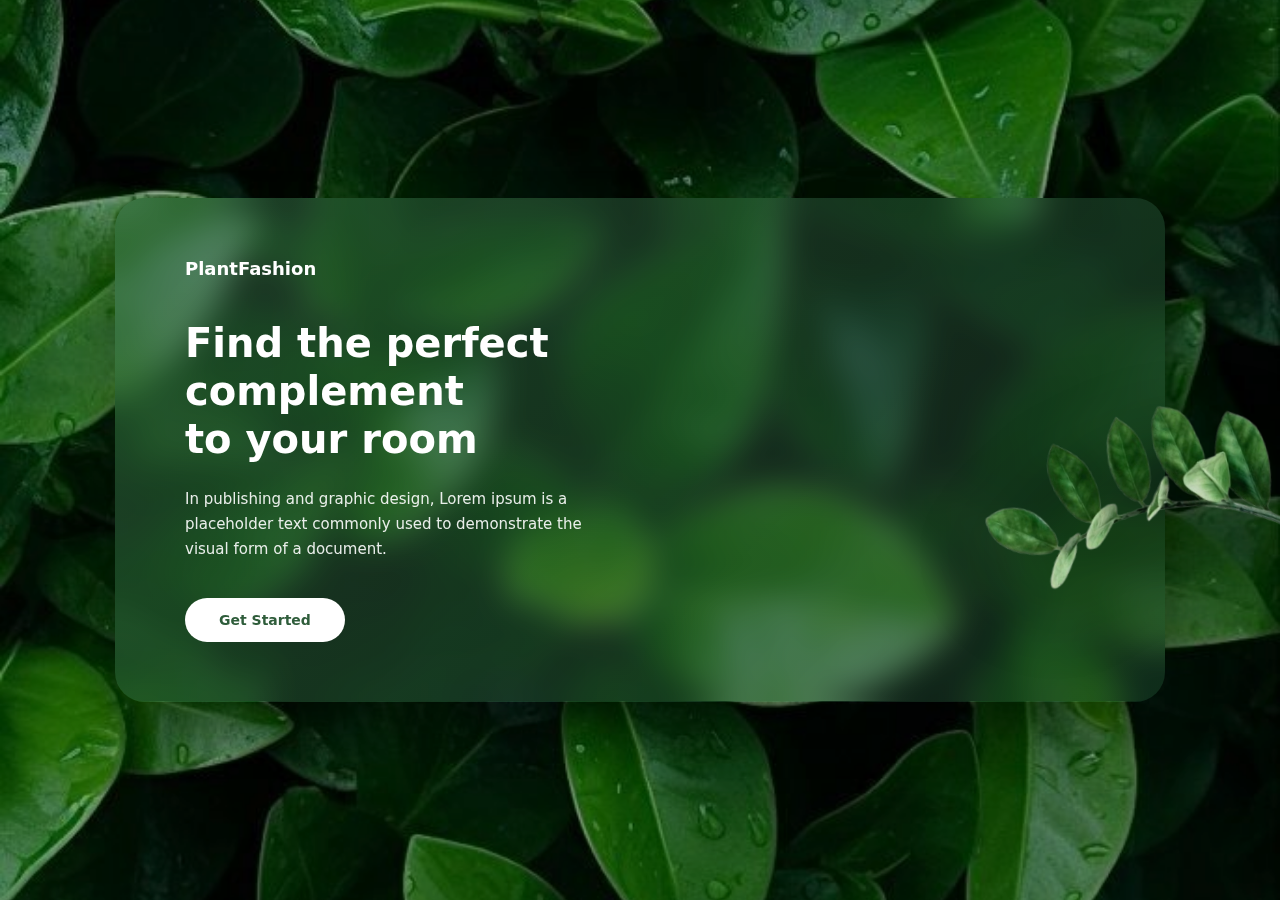
<file: templates/index.html>
<!DOCTYPE html>
<html lang="en">
<head>
  <meta charset="UTF-8">
  <title>PlantFashion</title>
  <link rel="stylesheet" href="/static/style.css">
</head>
<body>

  <div class="background"></div>

  <section class="hero">
    <div class="glass-card">

      <!-- NAV INSIDE GLASS -->
      <div class="glass-nav">
        <div class="logo">PlantFashion</div>
      </div>

      <h1>
        Find the perfect<br>
        complement<br>
        to your room
      </h1>

      <p>
        In publishing and graphic design, Lorem ipsum is a placeholder
        text commonly used to demonstrate the visual form of a document.
      </p>

      <button class="cta-btn" onclick="window.location.href='/detect'">Get Started</a>
</button>
      


    </div>
  </section>
<div class="leaf-overlay">
  <img src="/static/leaf.png" alt="Leaf">
</div>

</body>
</html>
</file>
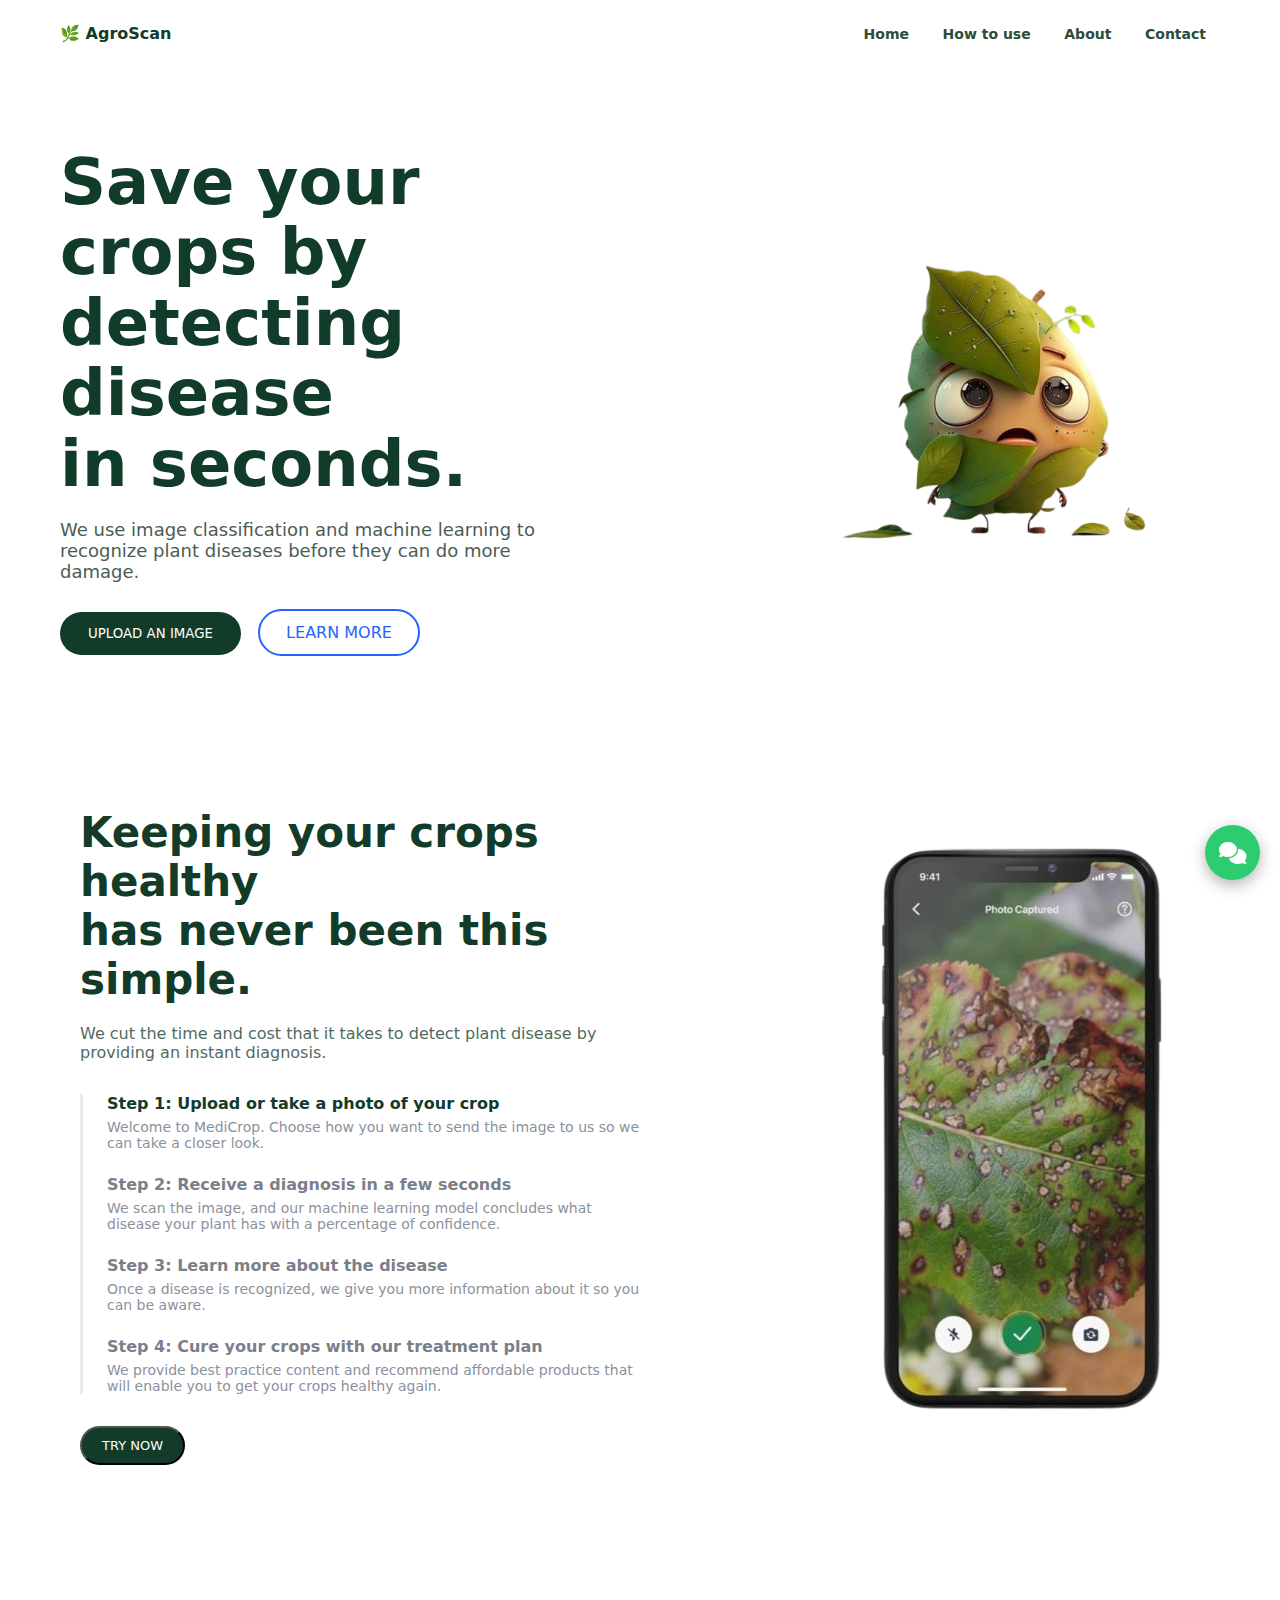
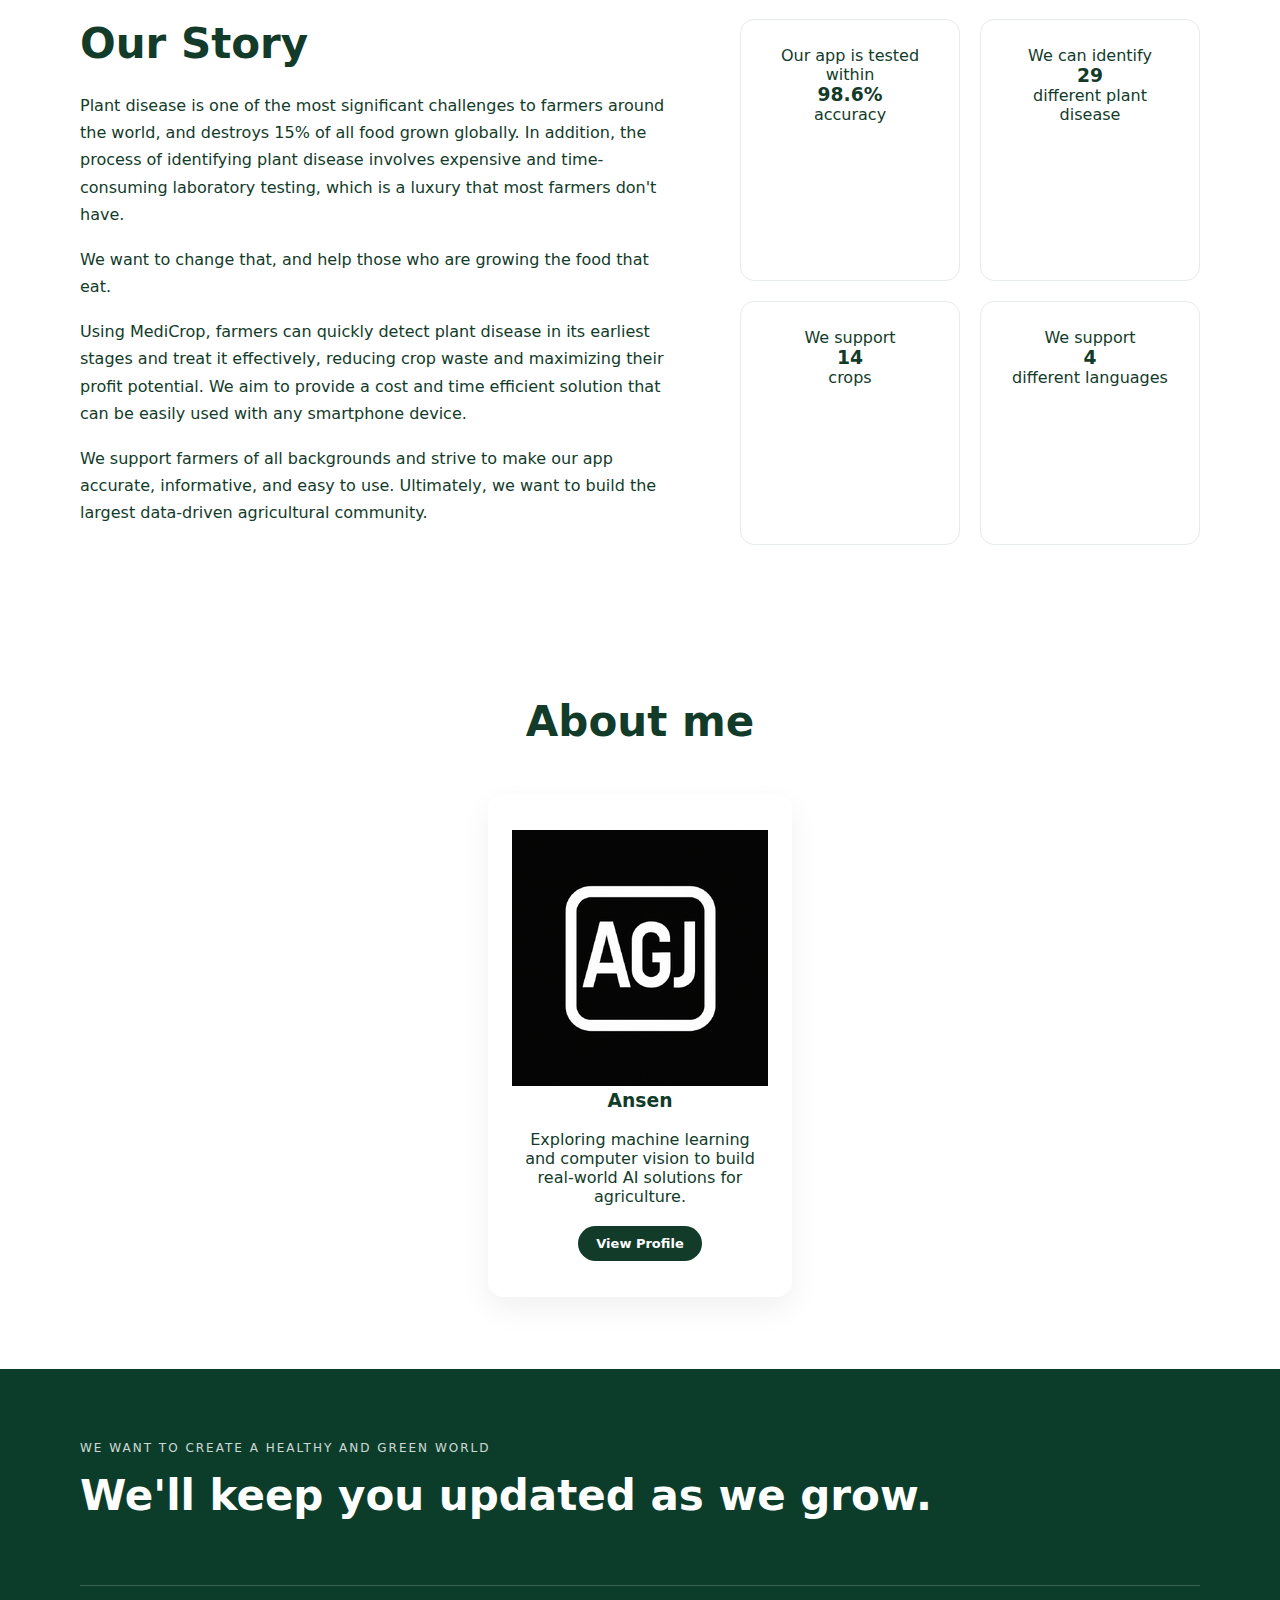
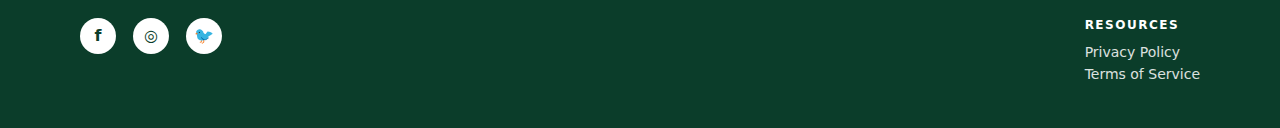
<file: templates/detect.html>
<!DOCTYPE html>
<html lang="en">
<head>
  <meta charset="UTF-8">
  <title>Plant Disease Detection</title>
  <meta name="viewport" content="width=device-width, initial-scale=1.0">
  <link rel="stylesheet" href="/static/detect.css">

  <link rel="stylesheet" href="https://cdnjs.cloudflare.com/ajax/libs/font-awesome/6.5.0/css/all.min.css">

</head>
<body>

  <!-- Navbar -->
  <header class="navbar">
    <div class="logo">🌿 AgroScan</div>
    <nav><b>
      <a href="{{ url_for('home') }}">Home</a>
      <a href="#how">How to use</a>
      <a href="#story">About</a>
      
      <a href="https://ansen-portfolio.onrender.com/contact.html">Contact</a></b>
    </nav>
    
  </header>

  <!-- Hero Section -->
  <!-- Hero Section -->
<section class="hero" id="home">
  <div class="hero-content">

    <!-- LEFT SIDE: TEXT -->
    <div class="hero-text">
      <h1>Save your crops by<br>detecting disease<br>in seconds.</h1>
      <p>
        We use image classification and machine learning to recognize
        plant diseases before they can do more damage.
      </p>

      <div class="buttons">
        <button class="primary" onclick="window.location.href='/upload'">
          UPLOAD AN IMAGE
        </button>

        <a href="https://www.cdfa.ca.gov/citrus/pests_diseases/hlb/PestProfile.html"
   class="secondary" 
   target="_blank">
  LEARN MORE
</a>


      </div>
    </div>

    <!-- RIGHT SIDE: IMAGE -->
    <div class="hero-illustration">
      <img src="/static/illustration.png" alt="Plant illustration">
    </div>

  </div>
</section>


  <section class="how-it-works" id="how">

  <div class="how-text">
    <h2>Keeping your crops healthy<br>has never been this simple.</h2>

    <p class="subtitle">
      We cut the time and cost that it takes to detect plant disease
      by providing an instant diagnosis.
    </p>

    <div class="steps">
      <div class="step active">
        <h4>Step 1: Upload or take a photo of your crop</h4>
        <p>
          Welcome to MediCrop. Choose how you want to send the image to us
          so we can take a closer look.
        </p>
      </div>

      <div class="step">
        <h4>Step 2: Receive a diagnosis in a few seconds</h4>
        <p>
          We scan the image, and our machine learning model concludes
          what disease your plant has with a percentage of confidence.
        </p>
      </div>

      <div class="step">
        <h4>Step 3: Learn more about the disease</h4>
        <p>
          Once a disease is recognized, we give you more information
          about it so you can be aware.
        </p>
      </div>

      <div class="step">
        <h4>Step 4: Cure your crops with our treatment plan</h4>
        <p>
          We provide best practice content and recommend affordable
          products that will enable you to get your crops healthy again.
        </p>
      </div>
    </div>

    <button class="try-btn" onclick="window.location.href='/upload'">TRY NOW</button>
  </div>

  <div class="how-image">
    <img src="/static/phone.png" alt="Mobile app preview">
  </div>

</section>

<section class="our-story" id="story">

  <div class="story-text">
    <h2>Our Story</h2>

    <p>
      Plant disease is one of the most significant challenges to farmers around the world,
      and destroys 15% of all food grown globally. In addition, the process of identifying
      plant disease involves expensive and time-consuming laboratory testing, which is a
      luxury that most farmers don't have.
    </p>

    <p>
      We want to change that, and help those who are growing the food that eat.
    </p>

    <p>
      Using MediCrop, farmers can quickly detect plant disease in its earliest stages and
      treat it effectively, reducing crop waste and maximizing their profit potential.
      We aim to provide a cost and time efficient solution that can be easily used with
      any smartphone device.
    </p>

    <p>
      We support farmers of all backgrounds and strive to make our app accurate,
      informative, and easy to use. Ultimately, we want to build the largest
      data-driven agricultural community.
    </p>
  </div>

  <div class="story-stats">
    <div class="stat-card">
      <p class="stat-title">Our app is tested within</p>
      <h3>98.6%</h3>
      <p class="stat-sub">accuracy</p>
    </div>

    <div class="stat-card">
      <p class="stat-title">We can identify</p>
      <h3>29</h3>
      <p class="stat-sub">different plant disease</p>
    </div>

    <div class="stat-card">
      <p class="stat-title">We support</p>
      <h3>14</h3>
      <p class="stat-sub">crops</p>
    </div>

    <div class="stat-card">
      <p class="stat-title">We support</p>
      <h3>4</h3>
      <p class="stat-sub">different languages</p>
    </div>
  </div>

</section>

<section class="team" id="team">

  <h2 class="team-title">About me</h2>

  <div class="team-grid">

    <div class="team-card">
      <img src="/static/team1.jpg" alt="Ansen" class="team-photo">

      <h3>Ansen</h3>
      <br>
      <p>
        <p>
  Exploring machine learning <br> and computer vision  to build<br>
  real-world AI solutions for <br> agriculture.
</p>

      </p>
      <a href="https://ansen-portfolio.onrender.com/contact.html" class="profile-btn">View Profile</a>

    </div>

  </div>

</section>

<footer class="site-footer" id="footer">

  <div class="footer-top">
    <p class="footer-tagline">
      WE WANT TO CREATE A HEALTHY AND GREEN WORLD
    </p>

    <h2>We'll keep you updated as we grow.</h2>
  </div>

  <div class="footer-bottom">
    <div class="socials">
      <a href="#">f</a>
      <a href="#">◎</a>
      <a href="#">🐦</a>
    </div>

    <div class="resources">
      <h4>RESOURCES</h4>
      <a href="#">Privacy Policy</a>
      <a href="#">Terms of Service</a>
    </div>
  </div>

</footer>

<!-- Chatbot Button -->
<div id="chatbot-toggle">
  <i class="fa-solid fa-comments"></i>
</div>

<!-- Chatbot Window -->
<div id="chatbot">
  <div class="chat-header">
    🌱 AgroScan Bot
    <span id="chatbot-close">&times;</span>
  </div>

  <div class="chat-body" id="chat-body">
    <div class="bot">Hi 👋 I’m AgroScan Bot. How can I help you?</div>
  </div>

  <div class="chat-input">
    <input type="text" id="user-input" placeholder="Type your message..." />
    <button onclick="sendMessage()">Send</button>
  </div>
</div>

<script>
const chatbot = document.getElementById("chatbot");
const toggleBtn = document.getElementById("chatbot-toggle");
const closeBtn = document.getElementById("chatbot-close");
const chatBody = document.getElementById("chat-body");

toggleBtn.onclick = () => {
  chatbot.style.display =
    chatbot.style.display === "flex" ? "none" : "flex";
};

closeBtn.onclick = () => {
  chatbot.style.display = "none";
};

async function sendMessage() {
  const input = document.getElementById("user-input");
  const msg = input.value.trim();
  if (!msg) return;

  chatBody.innerHTML += `<div class="user">${msg}</div>`;
  input.value = "";

  try {
    const res = await fetch("/chat", {
      method: "POST",
      headers: { "Content-Type": "application/json" },
      body: JSON.stringify({ message: msg })
    });

    const data = await res.json();
    chatBody.innerHTML += `<div class="bot">${data.reply}</div>`;
    chatBody.scrollTop = chatBody.scrollHeight;

  } catch {
    chatBody.innerHTML += `<div class="bot">⚠️ Server not running</div>`;
  }
}
const inputField = document.getElementById("user-input");

inputField.addEventListener("keydown", function (event) {
  if (event.key === "Enter") {
    event.preventDefault(); // prevent line break
    sendMessage();
  }
});
</script>


<script>
  async function handleFileUpload() {
    const fileInput = document.getElementById('imageInput');
    const resultDiv = document.getElementById('diagnosis-result');
    const predText = document.getElementById('prediction-text');
    const confText = document.getElementById('confidence-text');

    if (fileInput.files.length === 0) return;

    const formData = new FormData();
    formData.append('file', fileInput.files[0]);

    // Show loading state
    resultDiv.style.display = 'block';
    predText.innerText = "Analyzing image...";

    try {
        const response = await fetch('/predict', {
            method: 'POST',
            body: formData
        });

        const data = await response.json();
        
        if (data.prediction) {
            predText.innerText = `Diagnosis: ${data.prediction}`;
            confText.innerText = `Confidence: ${data.confidence}`;
        } else {
            predText.innerText = "Error: " + data.error;
        }
    } catch (error) {
        predText.innerText = "❌ Analysis failed. Is the server running?";
    }
}
</script>



</body>
</html>
</file>
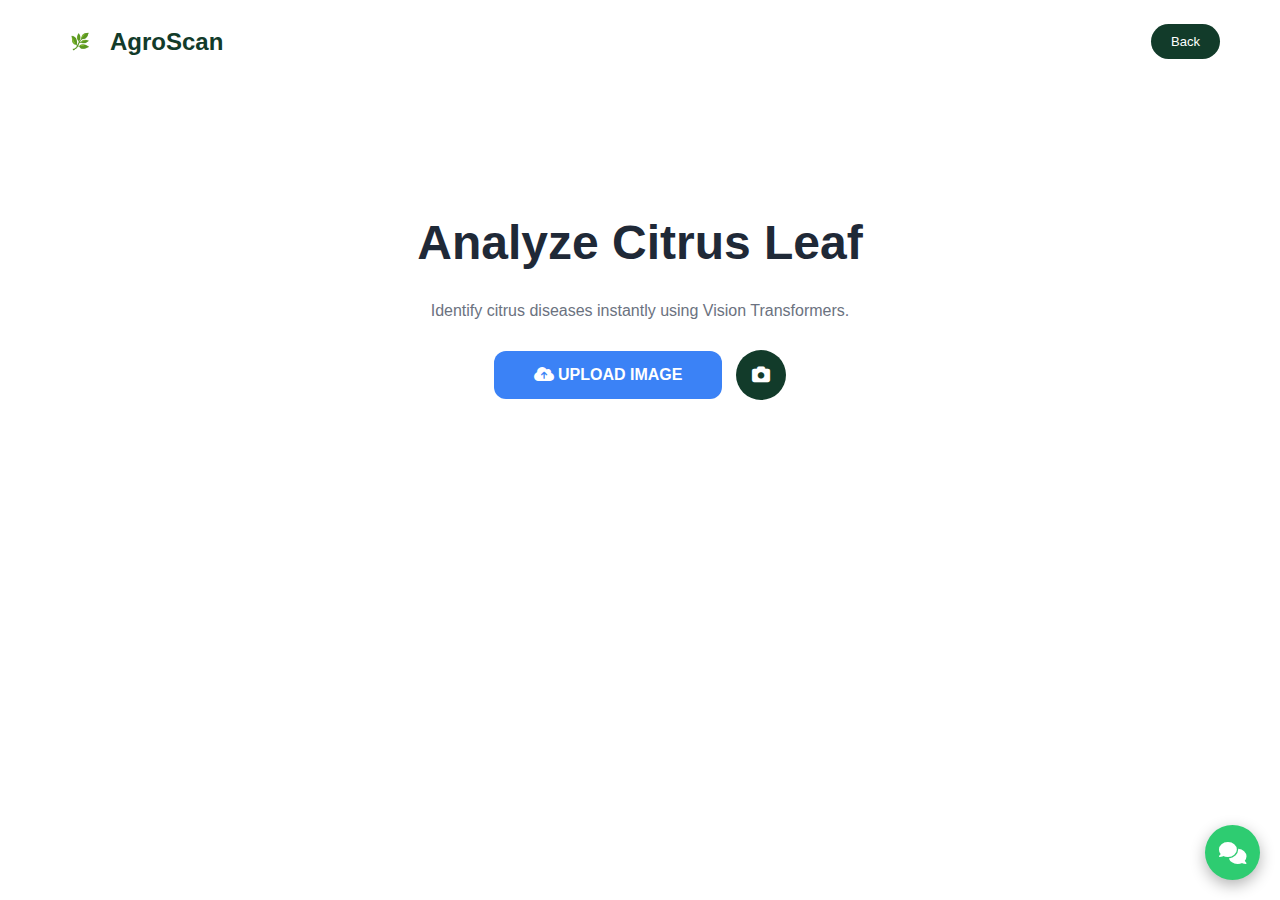
<file: templates/upload.html>
<!DOCTYPE html>
<html lang="en">
<head>
<meta charset="UTF-8">
<meta name="viewport" content="width=device-width, initial-scale=1.0">
<title>CitrusCare AI - Analyze</title>

<link rel="stylesheet" href="https://cdnjs.cloudflare.com/ajax/libs/font-awesome/6.5.0/css/all.min.css">

<style>
body {
    background-color: #ffffff;
    font-family: 'Inter', sans-serif;
    margin: 0;
    min-height: 100vh;
}

/* NAVBAR */
.navbar {
    display: flex;
    align-items: center;
    justify-content: space-between;
    padding: 24px 60px;
}

.logo {
    display: flex;
    align-items: center;
    text-decoration: none;
}

.logo-box {
    padding: 5px 10px;
    border-radius: 8px;
    color: white;
    margin-right: 10px;
}

.logo-text {
    color: #123b2a;
    font-weight: 700;
    font-size: 24px;
}

.try-btn {
    background: #123b2a;
    color: white;
    padding: 10px 20px;
    border-radius: 999px;
    text-decoration: none;
    font-size: 13px;
}

/* MAIN CONTAINER */
.upload-container {
    max-width: 800px;
    margin: 60px auto;
    text-align: center;
    padding: 40px;
}

h1 {
    font-size: 48px;
    font-weight: 800;
    color: #1F2937;
}

p {
    color: #6B7280;
    margin-bottom: 30px;
}

/* BUTTON ROW */
.button-row {
    display: flex;
    justify-content: center;
    align-items: center;
    gap: 14px;
}

/* UPLOAD BUTTON */
.btn-analyze {
    background-color: #3B82F6;
    color: white;
    border: none;
    border-radius: 12px;
    padding: 15px 40px;
    font-weight: 700;
    cursor: pointer;
    font-size: 16px;
    transition: 0.3s;
}

.btn-analyze:hover {
    background-color: #2563EB;
    transform: scale(1.05);
}

/* CAMERA ICON BUTTON */
.icon-btn {
    background: #123b2a;
    color: white;
    border: none;
    width: 50px;
    height: 50px;
    border-radius: 50%;
    cursor: pointer;
    display: flex;
    align-items: center;
    justify-content: center;
    font-size: 18px;
    transition: 0.3s;
}

.icon-btn:hover {
    transform: scale(1.1);
}

/* IMAGE PREVIEW */
.preview-img {
    max-width: 300px;
    border-radius: 15px;
    box-shadow: 0 10px 25px rgba(0,0,0,0.1);
    display: none;
    margin: 30px auto;
    animation: float 3.5s ease-in-out infinite;
}

@keyframes float {
    0% { transform: translateY(0); }
    50% { transform: translateY(-15px); }
    100% { transform: translateY(0); }
}

/* RESULT */
#result-box {
    margin-top: 30px;
    padding: 20px;
    border-radius: 12px;
    display: none;
    text-align: left;
}

.alert-success {
    background-color: #dcfce7;
    color: #166534;
}

.alert-danger {
    background-color: #fee2e2;
    color: #991b1b;
}


/* Chatbot Button */
#chatbot-toggle {
  position: fixed;
  bottom: 20px;
  right: 20px;
  background: #2ecc71;
  color: white;
  width: 55px;
  height: 55px;
  border-radius: 50%;
  display: flex;
  justify-content: center;
  align-items: center;
  font-size: 22px;
  cursor: pointer;
  box-shadow: 0 5px 15px rgba(0,0,0,0.3);
  z-index: 999;
}

/* Chatbot Window */
#chatbot {
  position: fixed;
  bottom: 90px;
  right: 20px;
  width: 320px;
  background: #fff;
  border-radius: 12px;
  box-shadow: 0 10px 30px rgba(0,0,0,0.3);
  display: none;
  flex-direction: column;
  overflow: hidden;
  z-index: 999;
}

.chat-header {
  background: #2ecc71;
  color: white;
  padding: 12px;
  font-weight: bold;
  display: flex;
  justify-content: space-between;
}

.chat-body {
  padding: 10px;
  height: 250px;
  overflow-y: auto;
  font-size: 14px;
}

.chat-body .bot {
  background: #f1f1f1;
  padding: 8px;
  border-radius: 8px;
  margin-bottom: 6px;
}

.chat-body .user {
  background: #2ecc71;
  color: white;
  padding: 8px;
  border-radius: 8px;
  margin-bottom: 6px;
  text-align: right;
}

.chat-input {
  display: flex;
  border-top: 1px solid #ddd;
}

.chat-input input {
  flex: 1;
  padding: 10px;
  border: none;
  outline: none;
}

.chat-input button {
  background: #2ecc71;
  color: white;
  border: none;
  padding: 0 15px;
  cursor: pointer;
}

#chatbot-close {
  cursor: pointer;
}
</style>
</head>

<body>

<header class="navbar">
    <a href="/" class="logo">
        <span class="logo-box">🌿</span>
        <span class="logo-text">AgroScan</span>
    </a>

    <a href="{{ url_for('detect') }}" class="try-btn">Back</a>
</header>

<div class="upload-container">
    <h1>Analyze Citrus Leaf</h1>
    <p>Identify citrus diseases instantly using Vision Transformers.</p>

    <!-- HIDDEN INPUT (UPLOAD + CAMERA) -->
    <input 
        type="file"
        id="imageInput"
        accept="image/*"
        capture="environment"
        style="display:none"
        onchange="previewImage(event)"
    >

    <!-- BUTTONS -->
    <div class="button-row">
        <button class="btn-analyze" onclick="document.getElementById('imageInput').click()">
            <i class="fa-solid fa-cloud-arrow-up"></i> UPLOAD IMAGE
        </button>

        <button class="icon-btn" onclick="document.getElementById('imageInput').click()" title="Take Photo">
            <i class="fa-solid fa-camera"></i>
        </button>
    </div>

    <img id="imagePreview" class="preview-img">

    <div id="loading" style="display:none; color:#3B82F6; margin-top:20px;">
        <i class="fa-solid fa-spinner fa-spin"></i> Vision Transformer is scanning patterns...
    </div>

    <div id="result-box">
        <h3 id="result-title"></h3>
        <p id="result-confidence"></p>
        <div id="recommendation"></div>
    </div>
</div>

<script>
function previewImage(event) {
    const file = event.target.files[0];
    if (!file) return;

    const reader = new FileReader();
    reader.onload = function(e) {
        const img = document.getElementById("imagePreview");
        img.src = e.target.result;
        img.style.display = "block";
        runAnalysis(file);
    };
    reader.readAsDataURL(file);
}

async function runAnalysis(file) {
    document.getElementById("loading").style.display = "block";
    document.getElementById("result-box").style.display = "none";

    const formData = new FormData();
    formData.append("file", file);

    try {
        const res = await fetch("/predict", {
            method: "POST",
            body: formData
        });

        const data = await res.json();

        document.getElementById("loading").style.display = "none";
        const box = document.getElementById("result-box");
        box.style.display = "block";

        document.getElementById("result-title").innerText =
            `Analysis Result: ${data.prediction}`;

        document.getElementById("result-confidence").innerText =
            `Confidence: ${data.confidence}`;

        if (data.prediction === "Healthy") {
            box.className = "alert-success";
            document.getElementById("recommendation").innerHTML =
                "This leaf shows no signs of disease.";
        } else {
            box.className = "alert-danger";
            document.getElementById("recommendation").innerHTML =
                "Disease detected. Quarantine and consult an expert.";
        }
    } catch {
        alert("Error connecting to server");
    }
}
</script>

<!-- Chatbot Button -->
<div id="chatbot-toggle">
  <i class="fa-solid fa-comments"></i>
</div>

<!-- Chatbot Window -->
<div id="chatbot">
  <div class="chat-header">
    🌱 AgroScan Bot
    <span id="chatbot-close">&times;</span>
  </div>

  <div class="chat-body" id="chat-body">
    <div class="bot">Hi 👋 I’m AgroScan Bot. How can I help you?</div>
  </div>

  <div class="chat-input">
    <input type="text" id="user-input" placeholder="Type your message..." />
    <button onclick="sendMessage()">Send</button>
  </div>
</div>

<script>
const chatbot = document.getElementById("chatbot");
const toggleBtn = document.getElementById("chatbot-toggle");
const closeBtn = document.getElementById("chatbot-close");
const chatBody = document.getElementById("chat-body");

toggleBtn.onclick = () => {
  chatbot.style.display =
    chatbot.style.display === "flex" ? "none" : "flex";
};

closeBtn.onclick = () => {
  chatbot.style.display = "none";
};

async function sendMessage() {
  const input = document.getElementById("user-input");
  const msg = input.value.trim();
  if (!msg) return;

  chatBody.innerHTML += `<div class="user">${msg}</div>`;
  input.value = "";

  try {
    const res = await fetch("/chat", {
      method: "POST",
      headers: { "Content-Type": "application/json" },
      body: JSON.stringify({ message: msg })
    });

    const data = await res.json();
    chatBody.innerHTML += `<div class="bot">${data.reply}</div>`;
    chatBody.scrollTop = chatBody.scrollHeight;

  } catch {
    chatBody.innerHTML += `<div class="bot">⚠️ Server not running</div>`;
  }
}

const inputField = document.getElementById("user-input");

inputField.addEventListener("keydown", function (event) {
  if (event.key === "Enter") {
    event.preventDefault(); // prevent line break
    sendMessage();
  }
});
</script>

</body>
</html>
</file>
<file: static/style.css>
* {
  margin: 0;
  padding: 0;
  box-sizing: border-box;
  font-family: "Segoe UI", system-ui, sans-serif;
}

body {
  height: 100vh;
  overflow: hidden;
}

/* Background image */
.background {
  position: fixed;
  inset: 0;
  background: url("/static/bg.jpg") center/cover no-repeat;
  filter: brightness(0.9);
  z-index: -2;
}

/* Dark overlay */
.background::after {
  content: "";
  position: absolute;
  inset: 0;
  background: rgba(0, 0, 0, 0.25);
}

/* HERO */
.hero {
  height: 100vh;
  display: flex;
  align-items: center;
  justify-content: center;
}

/* GLASS CARD */
.glass-card {
  width: 1050px;                /* slightly reduced width */
  padding: 60px 70px;           /* EVEN padding (top/bottom & left/right) */
  border-radius: 30px;

  /* Softer, lighter glass gradient */
  background: linear-gradient(
    135deg,
    rgba(60, 120, 80, 0.45),
    rgba(40, 90, 60, 0.35)
  );

  /* Reduced blur intensity */
  backdrop-filter: blur(16px);
  -webkit-backdrop-filter: blur(16px);

  color: white;

  /* Softer shadow */
  box-shadow: 0 25px 50px rgba(0, 0, 0, 0.28);

  position: relative;
}


/* NAV INSIDE GLASS */
.glass-nav {
  margin-bottom: 40px;
}

.glass-nav .logo {
  font-size: 18px;
  font-weight: 600;
  color: white;
}

/* TEXT */
.glass-card h1 {
  font-size: 40px;
  line-height: 1.2;
  margin-bottom: 24px;
  font-weight: 700;
}

.glass-card p {
  font-size: 15px;
  opacity: 0.9;
  line-height: 1.65;
  max-width: 440px;
  margin-bottom: 36px;
}


/* BUTTON */
.glass-card button {
  padding: 14px 34px;
  border: none;
  border-radius: 999px;
  background: #ffffff;
  color: #2f5d3b;
  font-weight: 600;
  cursor: pointer;
}


.leaf-overlay {
  position: fixed;
  right: 0;                 /* stem touches screen edge */
  top: 50%;
  transform: translateY(-50%);
  pointer-events: none;
  z-index: 10;
}

.leaf-overlay img {
  width: 420px;

  /* 🔥 THIS IS THE KEY PART */
  transform-origin: right center;   /* stem is anchor */
  transform: rotate(-6deg);         /* natural tilt */

  opacity: 0.85;
  filter: drop-shadow(0 30px 45px rgba(0,0,0,0.45));
}


/* detect.html*/

.cta-btn {
  display: inline-block;
  padding: 14px 38px;
  border-radius: 999px;
  background: #ffffff;
  color: #2f5d3b;
  font-size: 14px;
  font-weight: 600;
  text-decoration: none;
  cursor: pointer;
}
</file>
<file: static/detect.css>
/* RESET */
* {
  margin: 0;
  padding: 0;
  box-sizing: border-box;
  font-family: "Segoe UI", system-ui, sans-serif;
}

body {
  background: #ffffff;
  color: #123b2a;
}

/* ================= NAVBAR ================= */
.navbar {
  display: flex;
  align-items: center;
  justify-content: space-between;
  padding: 24px 60px;
}

.navbar nav a {
  margin: 0 14px;
  text-decoration: none;
  color: #2c4c3b;
  font-size: 14px;
}

.logo {
  font-weight: 700;
}

.try-btn {
  background: #123b2a;
  color: white;
  padding: 10px 20px;
  border-radius: 999px;
  text-decoration: none;
  font-size: 13px;
}

/* ================= HERO ================= */
.hero {
  padding: 80px 60px;
}

.hero-content {
  display: flex;
  align-items: center;
  justify-content: space-between;
  gap: 60px;
}

/* LEFT SIDE */
.hero-text {
  flex: 1;
}

.hero-text h1 {
  font-size: 64px;
  font-weight: 800;
  color: #123c2a;
  line-height: 1.1;
}

.hero-text p {
  font-size: 18px;
  color: #4b5d55;
  max-width: 480px;
  margin: 20px 0 30px;
}

/* RIGHT SIDE */
.hero-illustration {
  flex: 1;
  display: flex;
  justify-content: flex-end;
}

.hero-illustration img {
  max-width: 450px;
  width: 100%;
}

/* MOBILE RESPONSIVE */
@media (max-width: 900px) {
  .hero-content {
    flex-direction: column;
    text-align: center;
  }

  .hero-illustration {
    justify-content: center;
    margin-top: 40px;
  }
}

.buttons .primary {
  background: #123b2a;
  color: white;
  padding: 14px 28px;
  border-radius: 999px;
  border: none;
  margin-right: 12px;
  cursor: pointer;
}

.buttons .secondary {
  background: transparent;
  color: #2463ff;
  border: 2px solid #2463ff;
  padding: 12px 26px;
  border-radius: 999px;
  cursor: pointer;
}
.secondary {
  text-decoration: none;
}

/* ================= HOW IT WORKS ================= */
.how-it-works {
  display: flex;
  align-items: center;
  justify-content: space-between;
  padding: 72px 80px;
}

.how-text {
  max-width: 560px;
}

.how-text h2 {
  font-size: 42px;
  margin-bottom: 20px;
}

.subtitle {
  font-size: 16px;
  margin-bottom: 32px;
  color: #4f6b5f;
}

.steps {
  border-left: 3px solid #e6ece9;
  padding-left: 24px;
  margin-bottom: 32px;
}

.step {
  margin-bottom: 24px;
}

.step h4 {
  font-size: 16px;
  margin-bottom: 6px;
  color: #7a7f8a;
}

.step p {
  font-size: 14px;
  color: #8b919c;
}

.step.active h4 {
  color: #123b2a;
}

.step.active::before {
  content: "";
  position: absolute;
  left: -27px;
  top: 6px;
  width: 3px;
  height: 100%;
  background: #246b45;
}

/* ================= OUR STORY ================= */
.our-story {
  display: flex;
  justify-content: space-between;
  gap: 72px;
  padding: 80px 80px;
}

.story-text {
  max-width: 620px;
}

.story-text h2 {
  font-size: 42px;
  margin-bottom: 24px;
}

.story-text p {
  font-size: 16px;
  line-height: 1.7;
  margin-bottom: 18px;
}

/* Stats */
.story-stats {
  display: grid;
  grid-template-columns: repeat(2, 220px);
  gap: 20px;
}

.stat-card {
  border: 1px solid #e6ece9;
  border-radius: 14px;
  padding: 26px;
  text-align: center;
}

/* ================= TEAM ================= */
.team {
  padding: 72px 80px;
  text-align: center;
}

.team-title {
  font-size: 42px;
  margin-bottom: 48px;
}

.team-grid {
  display: flex;
  justify-content: center;
}


.team-card {
  padding: 36px 24px;
  border-radius: 16px;
  box-shadow: 0 12px 30px rgba(0,0,0,0.06);
}

/* ================= FOOTER ================= */
.site-footer {
  background: #0b3d2a;
  color: white;
  padding: 72px 80px 40px;
}

/* TOP */
.footer-top {
  max-width: 900px;
  margin-bottom: 64px;
}

.footer-tagline {
  font-size: 12px;
  letter-spacing: 2px;
  opacity: 0.8;
  margin-bottom: 16px;
}

.footer-top h2 {
  font-size: 42px;
  line-height: 1.2;
}

/* BOTTOM */
.footer-bottom {
  border-top: 1px solid rgba(255,255,255,0.2);
  padding-top: 32px;
  display: flex;
  justify-content: space-between;
  align-items: flex-start;
}

/* Socials */
.socials a {
  display: inline-flex;
  align-items: center;
  justify-content: center;
  width: 36px;
  height: 36px;
  border-radius: 50%;
  background: white;
  color: #0b3d2a;
  margin-right: 12px;
  text-decoration: none;
  font-weight: 700;
}

/* Resources */
.resources h4 {
  font-size: 12px;
  letter-spacing: 1.5px;
  margin-bottom: 12px;
}

.resources a {
  display: block;
  color: white;
  text-decoration: none;
  font-size: 14px;
  margin-bottom: 6px;
  opacity: 0.85;
}


.profile-btn {
  display: inline-block;
  padding: 10px 18px;
  margin-top: 20px;
  border-radius: 999px;
  background: #123b2a;
  color: #ffffff;
  font-size: 13px;
  font-weight: 600;
  text-decoration: none;
  transition: all 0.2s ease;
}

.profile-btn:hover {
  background: #0b2d1f;
}


/* Chatbot Button */
#chatbot-toggle {
  position: fixed;
  bottom: 20px;
  right: 20px;
  background: #2ecc71;
  color: white;
  width: 55px;
  height: 55px;
  border-radius: 50%;
  display: flex;
  justify-content: center;
  align-items: center;
  font-size: 22px;
  cursor: pointer;
  box-shadow: 0 5px 15px rgba(0,0,0,0.3);
  z-index: 999;
}

/* Chatbot Window */
#chatbot {
  position: fixed;
  bottom: 90px;
  right: 20px;
  width: 320px;
  background: #fff;
  border-radius: 12px;
  box-shadow: 0 10px 30px rgba(0,0,0,0.3);
  display: none;
  flex-direction: column;
  overflow: hidden;
  z-index: 999;
}

.chat-header {
  background: #2ecc71;
  color: white;
  padding: 12px;
  font-weight: bold;
  display: flex;
  justify-content: space-between;
}

.chat-body {
  padding: 10px;
  height: 250px;
  overflow-y: auto;
  font-size: 14px;
}

.chat-body .bot {
  background: #f1f1f1;
  padding: 8px;
  border-radius: 8px;
  margin-bottom: 6px;
}

.chat-body .user {
  background: #2ecc71;
  color: white;
  padding: 8px;
  border-radius: 8px;
  margin-bottom: 6px;
  text-align: right;
}

.chat-input {
  display: flex;
  border-top: 1px solid #ddd;
}

.chat-input input {
  flex: 1;
  padding: 10px;
  border: none;
  outline: none;
}

.chat-input button {
  background: #2ecc71;
  color: white;
  border: none;
  padding: 0 15px;
  cursor: pointer;
}

#chatbot-close {
  cursor: pointer;
}
</file>
